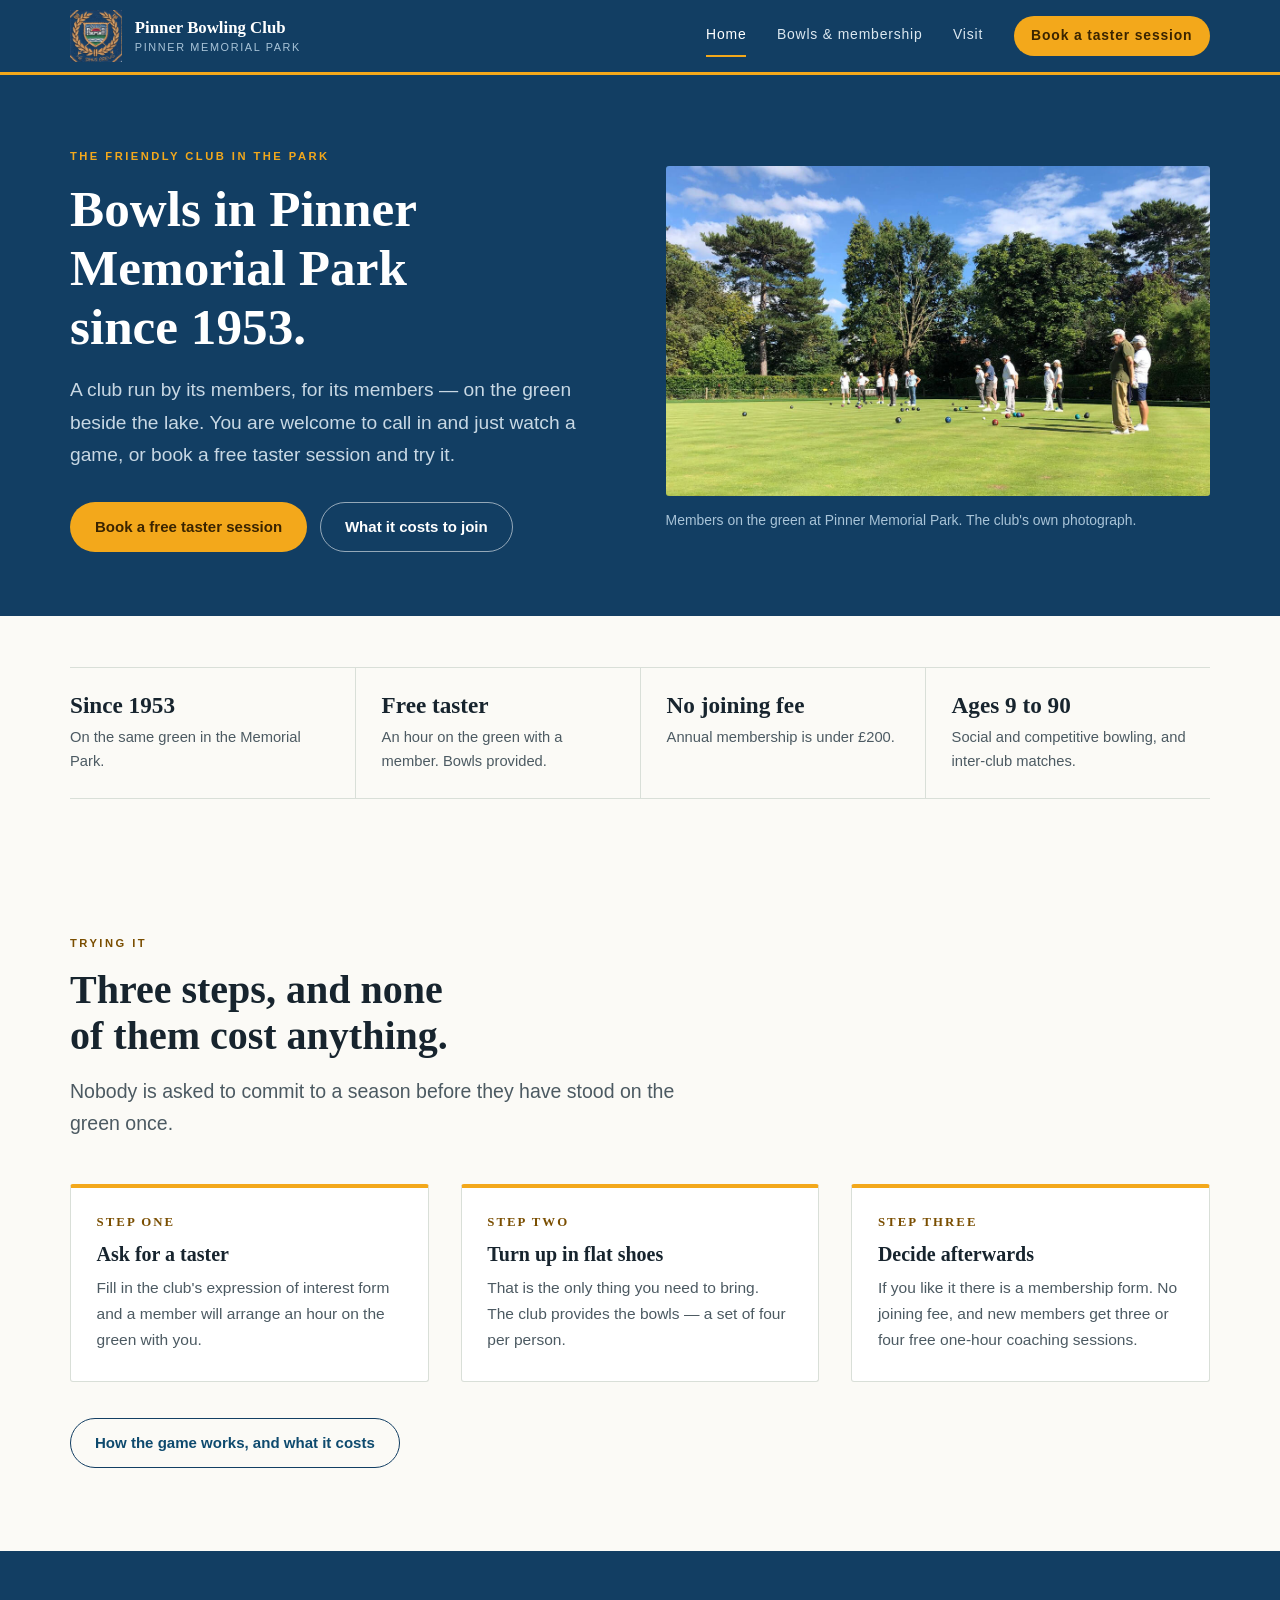
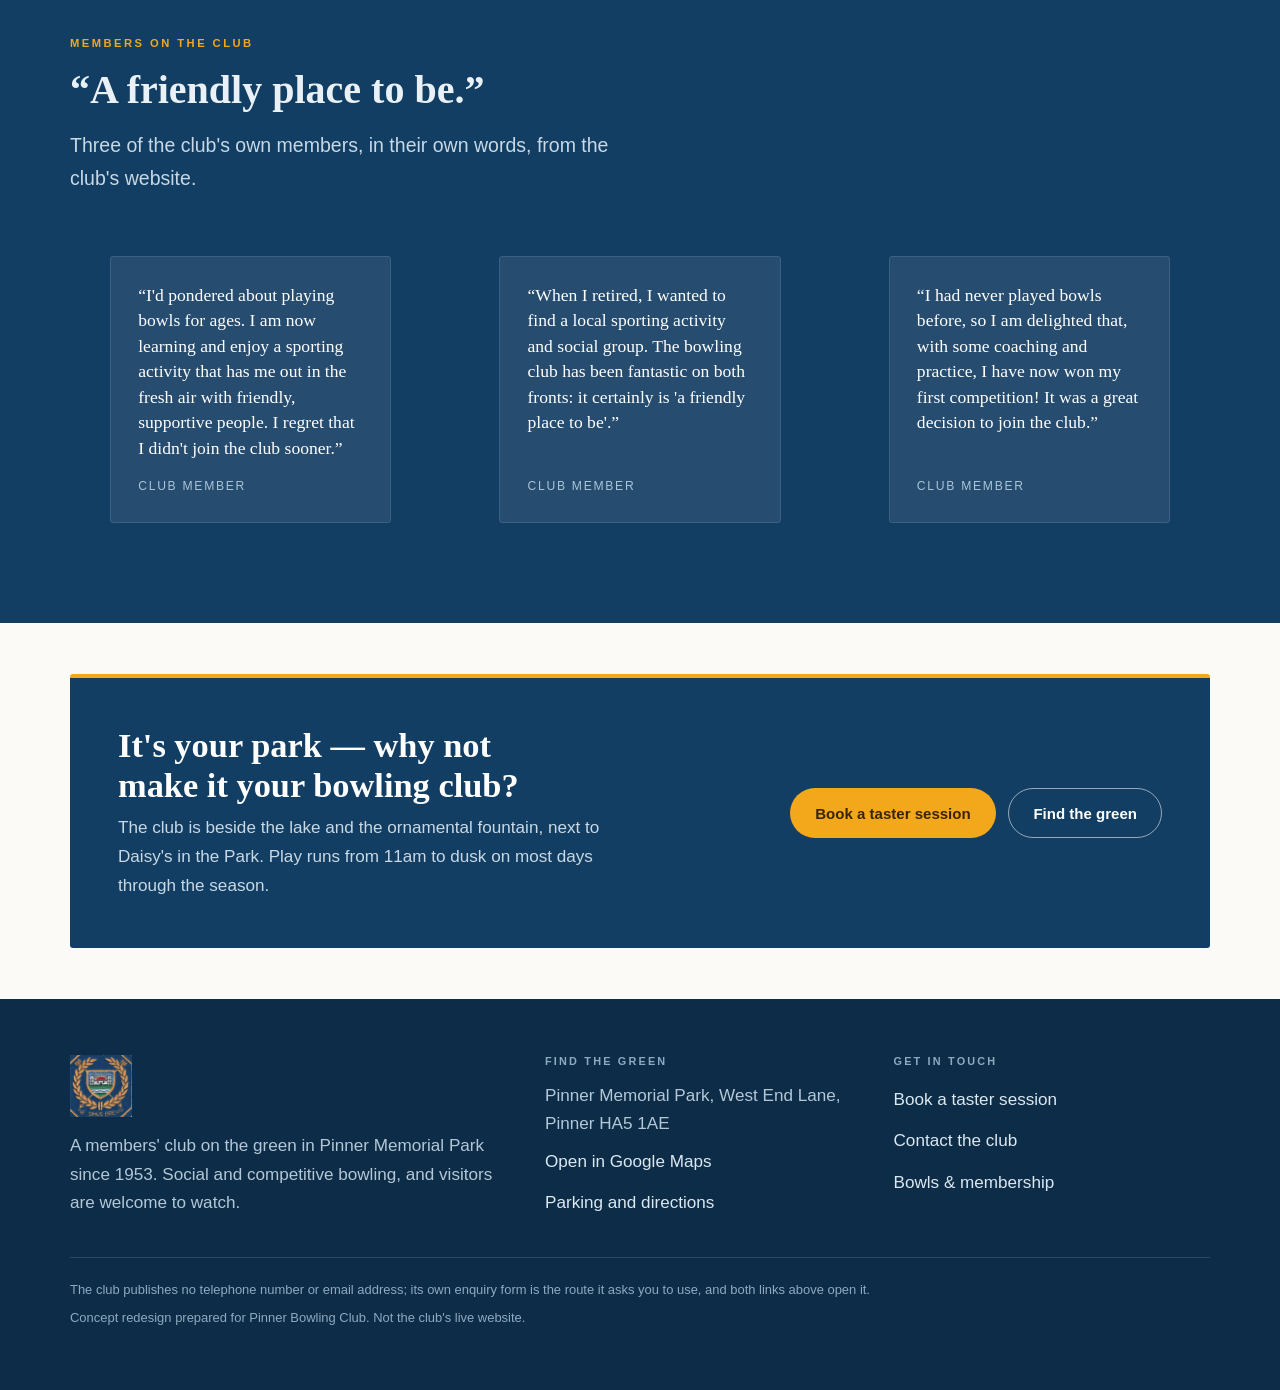
<file: index.html>
<!DOCTYPE html>
<html lang="en-GB">
<head>
<meta charset="utf-8">
<meta name="viewport" content="width=device-width, initial-scale=1">
<title>Pinner Bowling Club &mdash; the friendly club in the park</title>
<meta name="description" content="Pinner Bowling Club has been on the green in Pinner Memorial Park since 1953. Free taster session, bowls provided, no joining fee and annual membership under £200. Visitors welcome.">
<link rel="icon" href="assets/img/favicon.png" type="image/png">
<script>/* set before first paint so reveal targets start hidden only when JS can reveal them */
if ('IntersectionObserver' in window) document.documentElement.className = 'js';</script>
<link rel="stylesheet" href="assets/css/engine.css">
<link rel="stylesheet" href="assets/css/site.css">
</head>
<body>
<a class="skip-link" href="#main">Skip to content</a>

<div class="eng-progress" aria-hidden="true"><div class="eng-progress__fill"></div></div>

<header class="site-header">
  <div class="shell site-header__inner">
    <a class="brand-lockup" href="index.html" aria-label="Pinner Bowling Club — home">
      <img src="assets/img/logo.png" alt="Pinner Bowling Club badge" width="128" height="128">
      <span>Pinner Bowling Club<small>Pinner Memorial Park</small></span>
    </a>

    <button class="nav-toggle" type="button" data-nav-toggle aria-expanded="false" aria-controls="site-nav">
      <span class="nav-toggle__bars" aria-hidden="true"><span></span><span></span><span></span></span>
      Menu
    </button>

    <nav class="site-nav" id="site-nav" data-open="false" aria-label="Main">
      <ul>
        <li><a href="index.html" aria-current="page">Home</a></li>
        <li><a href="bowls.html">Bowls &amp; membership</a></li>
        <li><a href="visit.html">Visit</a></li>
        <li><a class="nav-cta" href="https://www.pinnerbowlingclub.co.uk/community/pinner-bowling-club-15231/test-content/" target="_blank" rel="noopener">Book a taster session</a></li>
      </ul>
    </nav>
  </div>
</header>

<main id="main">

  <section class="hero">
    <div class="shell hero__grid">
      <div data-reveal-hero>
        <p class="eyebrow">The friendly club in the park</p>
        <h1>Bowls in Pinner Memorial Park since 1953.</h1>
        <p class="hero__lede">
          A club run by its members, for its members &mdash; on the green beside the lake.
          You are welcome to call in and just watch a game, or book a free taster session
          and try it.
        </p>
        <div class="hero__actions">
          <a class="btn btn--primary" href="https://www.pinnerbowlingclub.co.uk/community/pinner-bowling-club-15231/test-content/" target="_blank" rel="noopener">Book a free taster session</a>
          <a class="btn btn--ghost" href="bowls.html">What it costs to join</a>
        </div>
      </div>

      <figure class="hero__figure" data-reveal-hero>
        <div class="frame">
          <img src="assets/img/green-play.jpg"
               alt="Club members playing bowls on the green at Pinner Bowling Club, with mature trees and a hedge behind them on a sunny day."
               width="1200" height="727" loading="eager" decoding="async">
        </div>
        <figcaption>Members on the green at Pinner Memorial Park. The club's own photograph.</figcaption>
      </figure>
    </div>
  </section>

  <section class="section section--tight">
    <div class="shell">
      <div class="facts">
        <div class="fact" data-reveal><b>Since 1953</b><span>On the same green in the Memorial Park.</span></div>
        <div class="fact" data-reveal="2"><b>Free taster</b><span>An hour on the green with a member. Bowls provided.</span></div>
        <div class="fact" data-reveal="3"><b>No joining fee</b><span>Annual membership is under &pound;200.</span></div>
        <div class="fact" data-reveal="4"><b>Ages 9 to 90</b><span>Social and competitive bowling, and inter-club matches.</span></div>
      </div>
    </div>
  </section>

  <section class="section">
    <div class="shell">
      <div class="section-head" data-reveal>
        <p class="eyebrow">Trying it</p>
        <h2>Three steps, and none of them cost anything.</h2>
        <p class="lede">
          Nobody is asked to commit to a season before they have stood on the green once.
        </p>
      </div>

      <div class="steps">
        <article class="step" data-reveal>
          <b>Step one</b>
          <h3>Ask for a taster</h3>
          <p>Fill in the club's expression of interest form and a member will arrange an hour on the green with you.</p>
        </article>
        <article class="step" data-reveal="2">
          <b>Step two</b>
          <h3>Turn up in flat shoes</h3>
          <p>That is the only thing you need to bring. The club provides the bowls &mdash; a set of four per person.</p>
        </article>
        <article class="step" data-reveal="3">
          <b>Step three</b>
          <h3>Decide afterwards</h3>
          <p>If you like it there is a membership form. No joining fee, and new members get three or four free one-hour coaching sessions.</p>
        </article>
      </div>

      <p style="margin-top:2.25rem" data-reveal="4">
        <a class="btn btn--outline" href="bowls.html">How the game works, and what it costs</a>
      </p>
    </div>
  </section>

  <section class="section section--navy">
    <div class="shell">
      <div class="section-head" data-reveal>
        <p class="eyebrow">Members on the club</p>
        <h2>&ldquo;A friendly place to be.&rdquo;</h2>
        <p class="lede">Three of the club's own members, in their own words, from the club's website.</p>
      </div>
      <div class="quotes">
        <figure class="quote" data-reveal>
          <blockquote>&ldquo;I'd pondered about playing bowls for ages. I am now learning and enjoy a sporting activity that has me out in the fresh air with friendly, supportive people. I regret that I didn't join the club sooner.&rdquo;</blockquote>
          <figcaption>Club member</figcaption>
        </figure>
        <figure class="quote" data-reveal="2">
          <blockquote>&ldquo;When I retired, I wanted to find a local sporting activity and social group. The bowling club has been fantastic on both fronts: it certainly is 'a friendly place to be'.&rdquo;</blockquote>
          <figcaption>Club member</figcaption>
        </figure>
        <figure class="quote" data-reveal="3">
          <blockquote>&ldquo;I had never played bowls before, so I am delighted that, with some coaching and practice, I have now won my first competition! It was a great decision to join the club.&rdquo;</blockquote>
          <figcaption>Club member</figcaption>
        </figure>
      </div>
    </div>
  </section>

  <section class="section section--tight">
    <div class="shell">
      <div class="cta-strip" data-reveal>
        <div>
          <h2>It's your park &mdash; why not make it your bowling club?</h2>
          <p>
            The club is beside the lake and the ornamental fountain, next to Daisy's in the
            Park. Play runs from 11am to dusk on most days through the season.
          </p>
        </div>
        <div class="cta-strip__actions">
          <a class="btn btn--primary" href="https://www.pinnerbowlingclub.co.uk/community/pinner-bowling-club-15231/test-content/" target="_blank" rel="noopener">Book a taster session</a>
          <a class="btn btn--ghost" href="visit.html">Find the green</a>
        </div>
      </div>
    </div>
  </section>
</main>

<footer class="site-footer">
  <div class="shell">
    <div class="site-footer__grid">
      <div>
        <img src="assets/img/logo.png" alt="Pinner Bowling Club badge" width="128" height="128">
        <p>A members' club on the green in Pinner Memorial Park since 1953. Social and
           competitive bowling, and visitors are welcome to watch.</p>
      </div>
      <div>
        <h2>Find the green</h2>
        <ul>
          <li>Pinner Memorial Park, West End Lane, Pinner HA5 1AE</li>
          <li><a href="https://maps.google.com/?q=Pinner+Bowling+Club+Pinner+Memorial+Park+HA5+1AE" target="_blank" rel="noopener">Open in Google Maps</a></li>
          <li><a href="visit.html">Parking and directions</a></li>
        </ul>
      </div>
      <div>
        <h2>Get in touch</h2>
        <ul>
          <li><a href="https://www.pinnerbowlingclub.co.uk/community/pinner-bowling-club-15231/test-content/" target="_blank" rel="noopener">Book a taster session</a></li>
          <li><a href="https://www.pinnerbowlingclub.co.uk/community/pinner-bowling-club-15231/contact/" target="_blank" rel="noopener">Contact the club</a></li>
          <li><a href="bowls.html">Bowls &amp; membership</a></li>
        </ul>
      </div>
    </div>
    <div class="fine">
      <p>The club publishes no telephone number or email address; its own enquiry form is the
         route it asks you to use, and both links above open it.</p>
      <p>Concept redesign prepared for Pinner Bowling Club. Not the club's live website.</p>
    </div>
  </div>
</footer>

<script src="assets/js/main.js" defer></script>
</body>
</html>
</file>
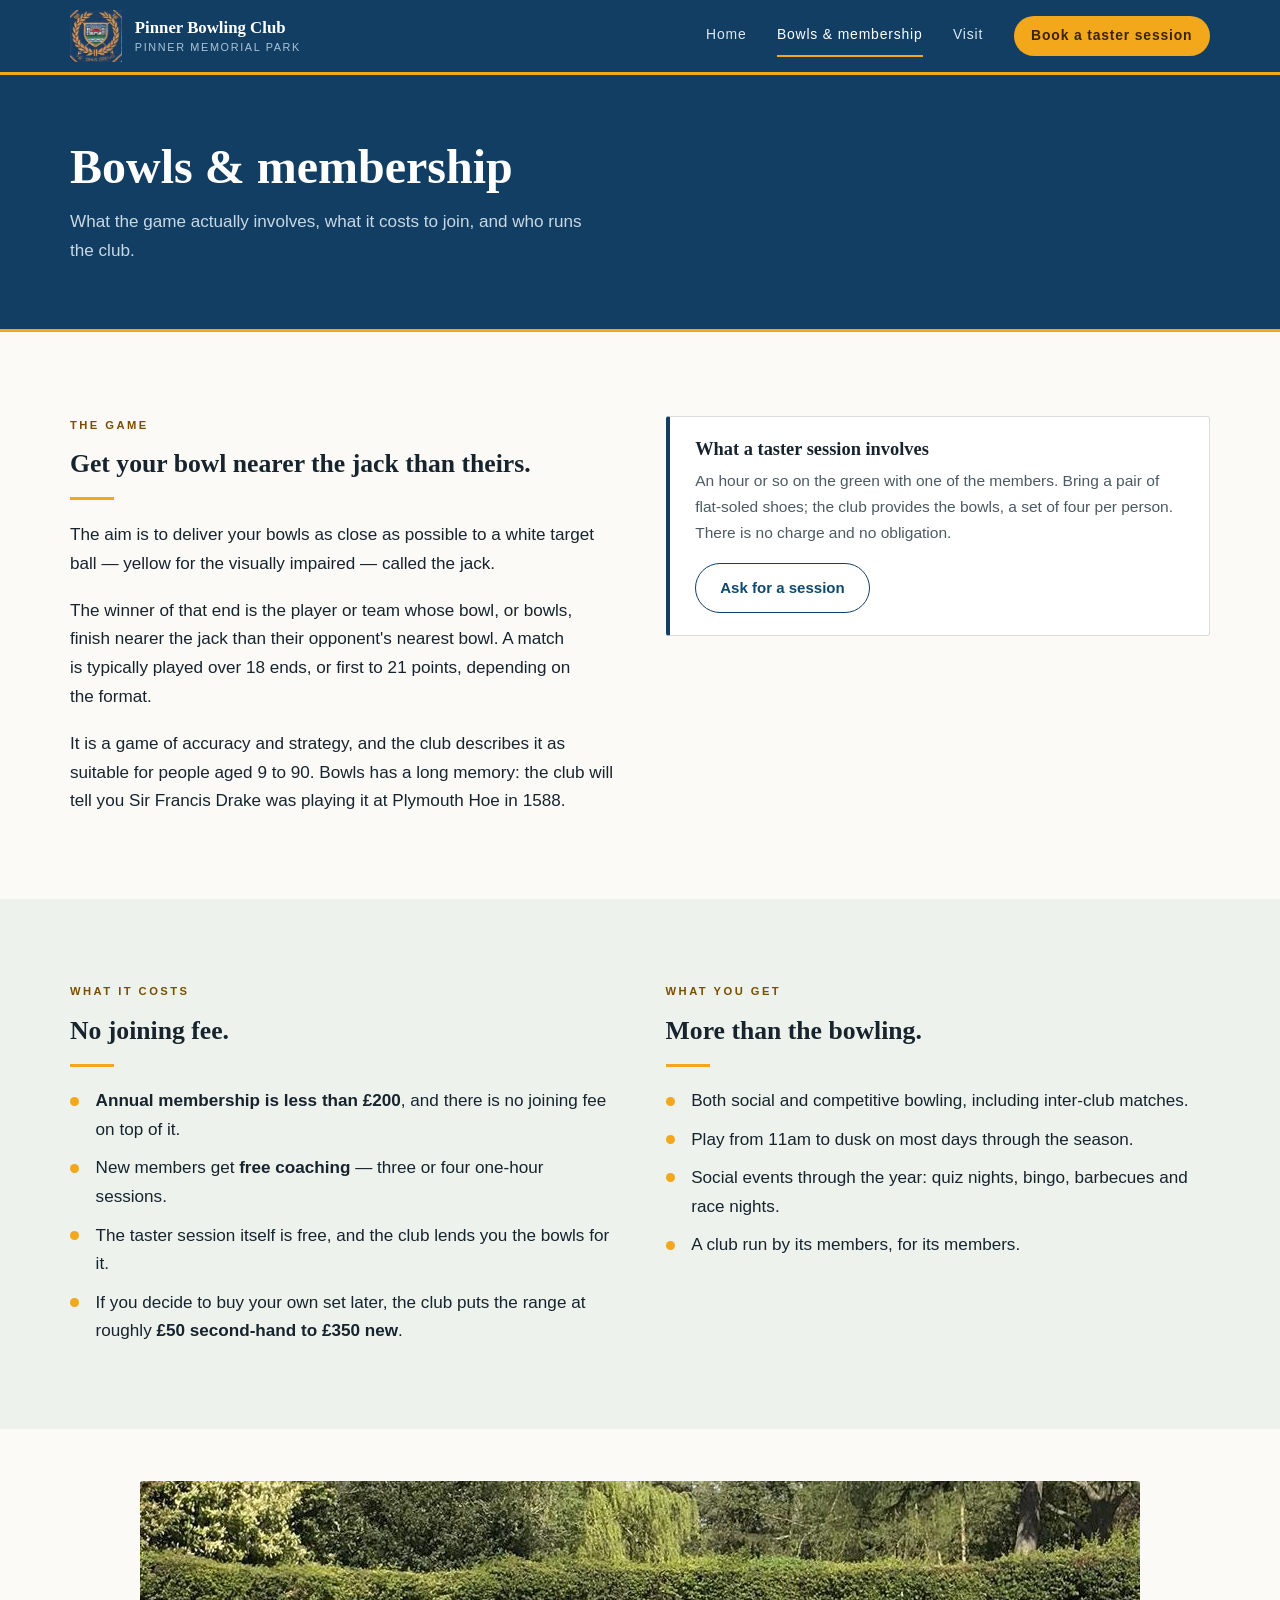
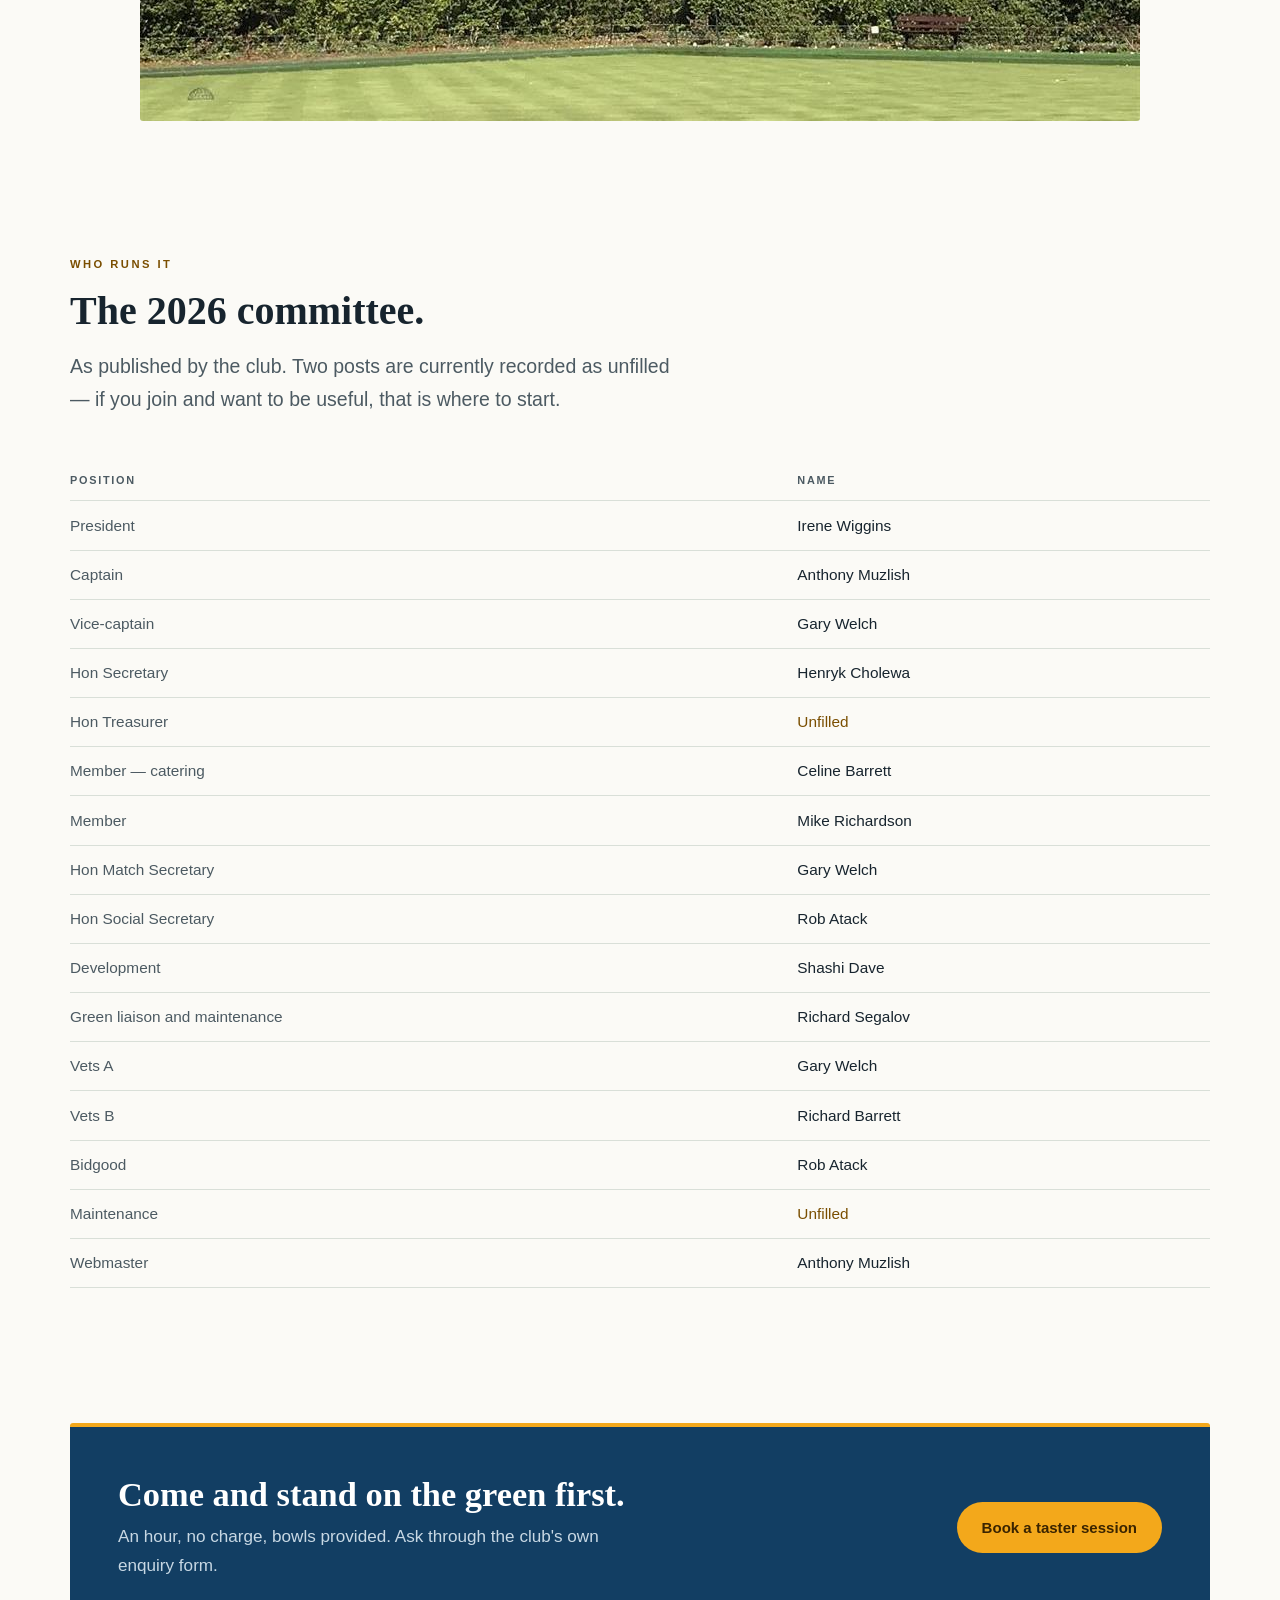
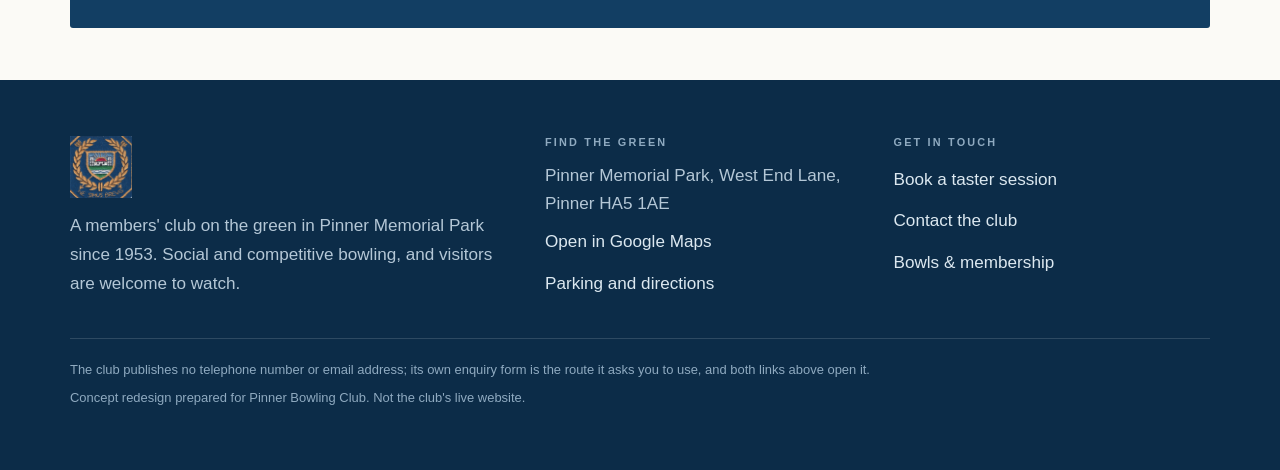
<file: bowls.html>
<!DOCTYPE html>
<html lang="en-GB">
<head>
<meta charset="utf-8">
<meta name="viewport" content="width=device-width, initial-scale=1">
<title>Bowls &amp; membership &mdash; Pinner Bowling Club</title>
<meta name="description" content="How bowls works, what a free taster session at Pinner Bowling Club involves, what membership costs, and the club's 2026 committee. No joining fee; free coaching for new members.">
<link rel="icon" href="assets/img/favicon.png" type="image/png">
<script>/* set before first paint so reveal targets start hidden only when JS can reveal them */
if ('IntersectionObserver' in window) document.documentElement.className = 'js';</script>
<link rel="stylesheet" href="assets/css/engine.css">
<link rel="stylesheet" href="assets/css/site.css">
</head>
<body>
<a class="skip-link" href="#main">Skip to content</a>

<div class="eng-progress" aria-hidden="true"><div class="eng-progress__fill"></div></div>

<header class="site-header">
  <div class="shell site-header__inner">
    <a class="brand-lockup" href="index.html" aria-label="Pinner Bowling Club — home">
      <img src="assets/img/logo.png" alt="Pinner Bowling Club badge" width="128" height="128">
      <span>Pinner Bowling Club<small>Pinner Memorial Park</small></span>
    </a>

    <button class="nav-toggle" type="button" data-nav-toggle aria-expanded="false" aria-controls="site-nav">
      <span class="nav-toggle__bars" aria-hidden="true"><span></span><span></span><span></span></span>
      Menu
    </button>

    <nav class="site-nav" id="site-nav" data-open="false" aria-label="Main">
      <ul>
        <li><a href="index.html">Home</a></li>
        <li><a href="bowls.html" aria-current="page">Bowls &amp; membership</a></li>
        <li><a href="visit.html">Visit</a></li>
        <li><a class="nav-cta" href="https://www.pinnerbowlingclub.co.uk/community/pinner-bowling-club-15231/test-content/" target="_blank" rel="noopener">Book a taster session</a></li>
      </ul>
    </nav>
  </div>
</header>

<main id="main">

  <section class="page-head">
    <div class="shell">
      <h1 data-reveal-hero>Bowls &amp; membership</h1>
      <p data-reveal-hero>
        What the game actually involves, what it costs to join, and who runs the club.
      </p>
    </div>
  </section>

  <section class="section">
    <div class="shell two-col">
      <div data-reveal>
        <p class="eyebrow">The game</p>
        <h2 style="font-size:clamp(1.6rem,1.35rem+1.5vw,2.3rem)">Get your bowl nearer the jack than theirs.</h2>
        <hr class="tick">
        <p style="margin-top:1.3rem">
          The aim is to deliver your bowls as close as possible to a white target ball &mdash;
          yellow for the visually impaired &mdash; called the jack.
        </p>
        <p>
          The winner of that end is the player or team whose bowl, or bowls, finish nearer the
          jack than their opponent's nearest bowl. A match is typically played over 18 ends,
          or first to 21 points, depending on the format.
        </p>
        <p>
          It is a game of accuracy and strategy, and the club describes it as suitable for
          people aged 9 to 90. Bowls has a long memory: the club will tell you Sir Francis
          Drake was playing it at Plymouth Hoe in 1588.
        </p>
      </div>
      <div data-reveal="2">
        <div class="callout">
          <h3>What a taster session involves</h3>
          <p>
            An hour or so on the green with one of the members. Bring a pair of flat-soled
            shoes; the club provides the bowls, a set of four per person. There is no charge
            and no obligation.
          </p>
          <p style="margin-top:1rem">
            <a class="btn btn--outline" href="https://www.pinnerbowlingclub.co.uk/community/pinner-bowling-club-15231/test-content/" target="_blank" rel="noopener">Ask for a session</a>
          </p>
        </div>
      </div>
    </div>
  </section>

  <section class="section section--surface">
    <div class="shell two-col">
      <div data-reveal>
        <p class="eyebrow">What it costs</p>
        <h2 style="font-size:clamp(1.6rem,1.35rem+1.5vw,2.3rem)">No joining fee.</h2>
        <hr class="tick">
        <ul class="ticks">
          <li><strong>Annual membership is less than &pound;200</strong>, and there is no joining fee on top of it.</li>
          <li>New members get <strong>free coaching</strong> &mdash; three or four one-hour sessions.</li>
          <li>The taster session itself is free, and the club lends you the bowls for it.</li>
          <li>If you decide to buy your own set later, the club puts the range at roughly <strong>&pound;50 second-hand to &pound;350 new</strong>.</li>
        </ul>
      </div>
      <div data-reveal="2">
        <p class="eyebrow">What you get</p>
        <h2 style="font-size:clamp(1.6rem,1.35rem+1.5vw,2.3rem)">More than the bowling.</h2>
        <hr class="tick">
        <ul class="ticks">
          <li>Both social and competitive bowling, including inter-club matches.</li>
          <li>Play from 11am to dusk on most days through the season.</li>
          <li>Social events through the year: quiz nights, bingo, barbecues and race nights.</li>
          <li>A club run by its members, for its members.</li>
        </ul>
      </div>
    </div>
  </section>

  <section class="section section--tight band">
    <div class="shell">
      <div class="frame" data-reveal>
        <img src="assets/img/green-hedge.jpg"
             alt="The bowling green at Pinner Bowling Club, closely mown, with a clipped hedge and a bench along the far edge."
             width="1000" height="240" loading="lazy" decoding="async">
      </div>
    </div>
  </section>

  <section class="section">
    <div class="shell">
      <div class="section-head" data-reveal>
        <p class="eyebrow">Who runs it</p>
        <h2>The 2026 committee.</h2>
        <p class="lede">
          As published by the club. Two posts are currently recorded as unfilled &mdash; if you
          join and want to be useful, that is where to start.
        </p>
      </div>
      <div data-reveal="2">
        <table class="roster">
          <thead>
            <tr><th scope="col">Position</th><th scope="col">Name</th></tr>
          </thead>
          <tbody>
            <tr><td class="post">President</td><td>Irene Wiggins</td></tr>
            <tr><td class="post">Captain</td><td>Anthony Muzlish</td></tr>
            <tr><td class="post">Vice-captain</td><td>Gary Welch</td></tr>
            <tr><td class="post">Hon Secretary</td><td>Henryk Cholewa</td></tr>
            <tr><td class="post">Hon Treasurer</td><td><em>Unfilled</em></td></tr>
            <tr><td class="post">Member &mdash; catering</td><td>Celine Barrett</td></tr>
            <tr><td class="post">Member</td><td>Mike Richardson</td></tr>
            <tr><td class="post">Hon Match Secretary</td><td>Gary Welch</td></tr>
            <tr><td class="post">Hon Social Secretary</td><td>Rob Atack</td></tr>
            <tr><td class="post">Development</td><td>Shashi Dave</td></tr>
            <tr><td class="post">Green liaison and maintenance</td><td>Richard Segalov</td></tr>
            <tr><td class="post">Vets A</td><td>Gary Welch</td></tr>
            <tr><td class="post">Vets B</td><td>Richard Barrett</td></tr>
            <tr><td class="post">Bidgood</td><td>Rob Atack</td></tr>
            <tr><td class="post">Maintenance</td><td><em>Unfilled</em></td></tr>
            <tr><td class="post">Webmaster</td><td>Anthony Muzlish</td></tr>
          </tbody>
        </table>
      </div>
    </div>
  </section>

  <section class="section section--tight">
    <div class="shell">
      <div class="cta-strip" data-reveal>
        <div>
          <h2>Come and stand on the green first.</h2>
          <p>An hour, no charge, bowls provided. Ask through the club's own enquiry form.</p>
        </div>
        <div class="cta-strip__actions">
          <a class="btn btn--primary" href="https://www.pinnerbowlingclub.co.uk/community/pinner-bowling-club-15231/test-content/" target="_blank" rel="noopener">Book a taster session</a>
        </div>
      </div>
    </div>
  </section>
</main>

<footer class="site-footer">
  <div class="shell">
    <div class="site-footer__grid">
      <div>
        <img src="assets/img/logo.png" alt="Pinner Bowling Club badge" width="128" height="128">
        <p>A members' club on the green in Pinner Memorial Park since 1953. Social and
           competitive bowling, and visitors are welcome to watch.</p>
      </div>
      <div>
        <h2>Find the green</h2>
        <ul>
          <li>Pinner Memorial Park, West End Lane, Pinner HA5 1AE</li>
          <li><a href="https://maps.google.com/?q=Pinner+Bowling+Club+Pinner+Memorial+Park+HA5+1AE" target="_blank" rel="noopener">Open in Google Maps</a></li>
          <li><a href="visit.html">Parking and directions</a></li>
        </ul>
      </div>
      <div>
        <h2>Get in touch</h2>
        <ul>
          <li><a href="https://www.pinnerbowlingclub.co.uk/community/pinner-bowling-club-15231/test-content/" target="_blank" rel="noopener">Book a taster session</a></li>
          <li><a href="https://www.pinnerbowlingclub.co.uk/community/pinner-bowling-club-15231/contact/" target="_blank" rel="noopener">Contact the club</a></li>
          <li><a href="bowls.html">Bowls &amp; membership</a></li>
        </ul>
      </div>
    </div>
    <div class="fine">
      <p>The club publishes no telephone number or email address; its own enquiry form is the
         route it asks you to use, and both links above open it.</p>
      <p>Concept redesign prepared for Pinner Bowling Club. Not the club's live website.</p>
    </div>
  </div>
</footer>

<script src="assets/js/main.js" defer></script>
</body>
</html>
</file>
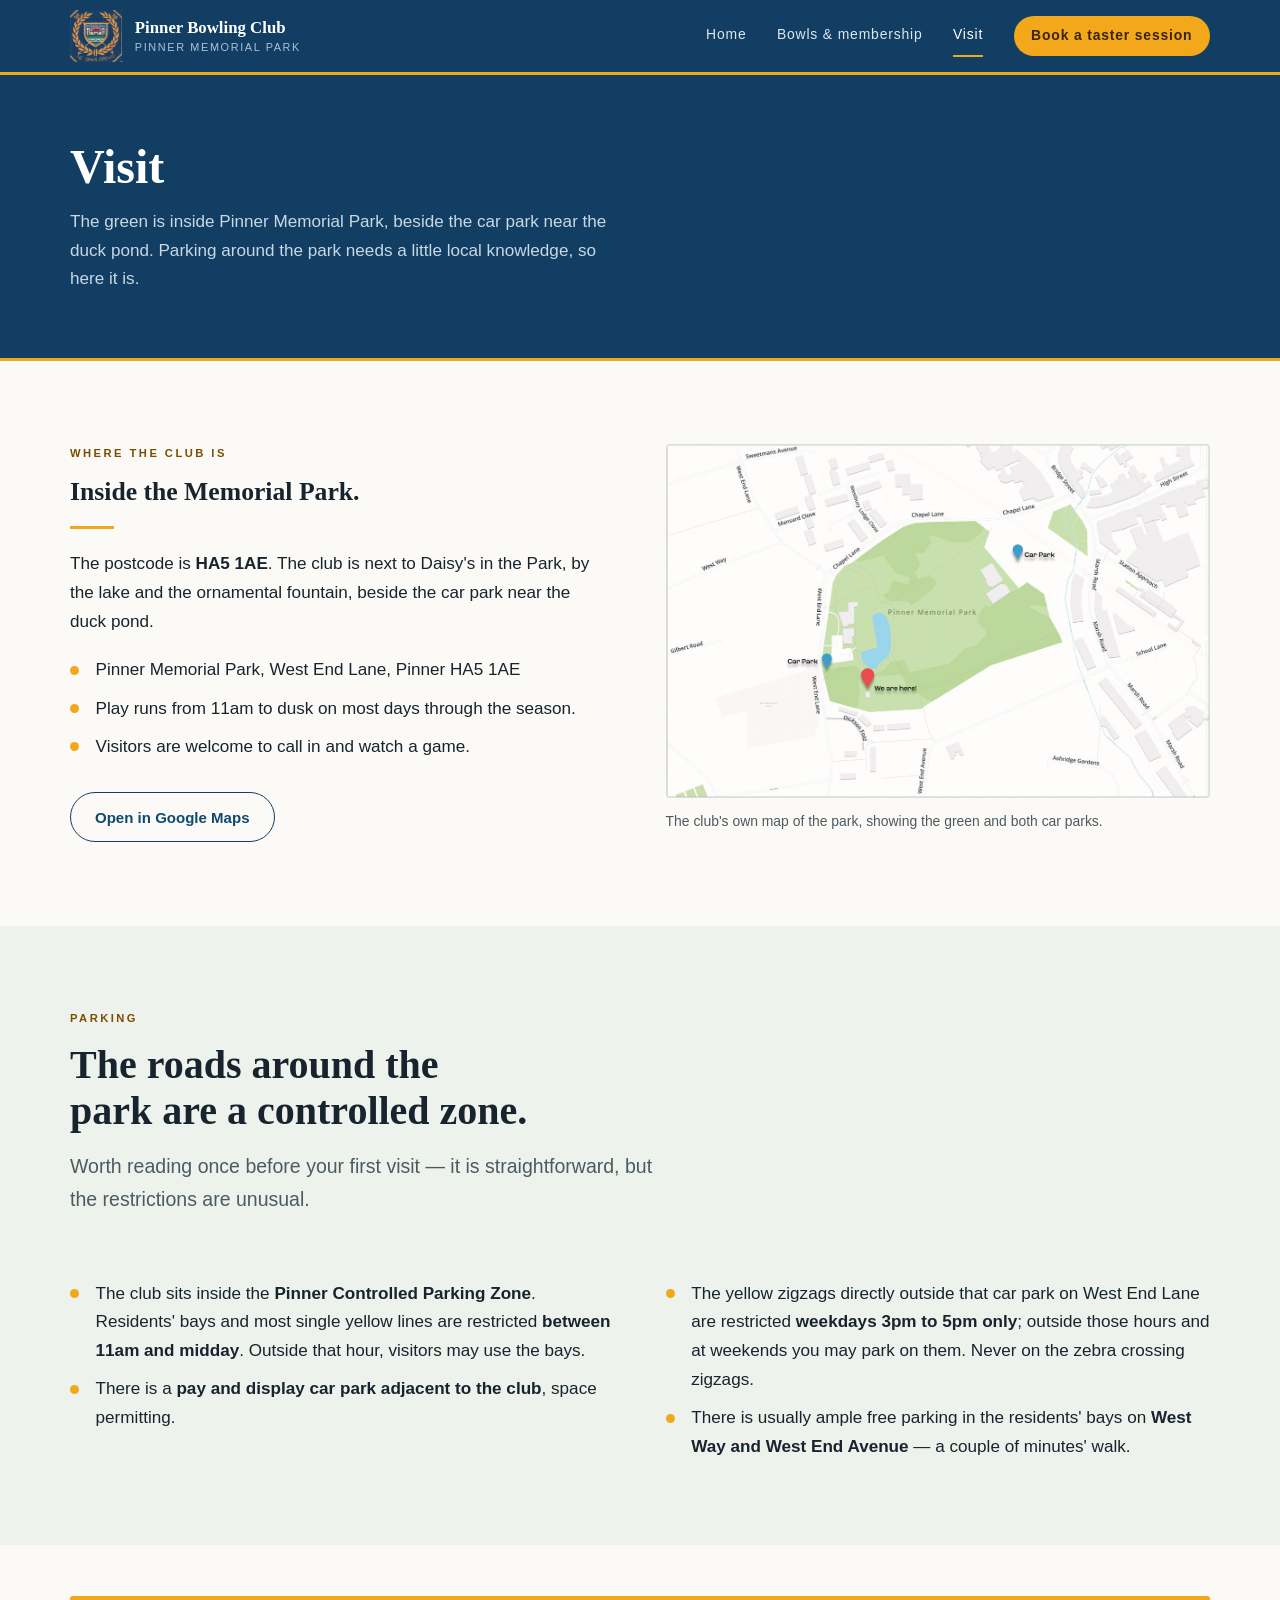
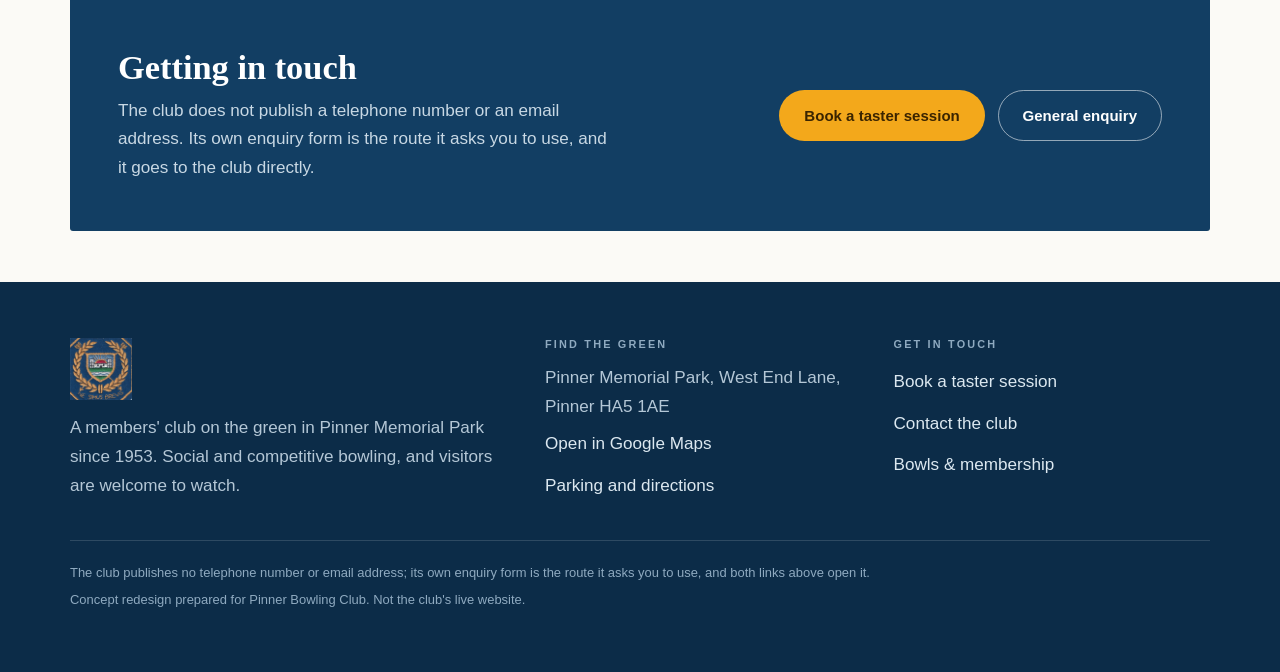
<file: visit.html>
<!DOCTYPE html>
<html lang="en-GB">
<head>
<meta charset="utf-8">
<meta name="viewport" content="width=device-width, initial-scale=1">
<title>Visit &mdash; finding the green and parking | Pinner Bowling Club</title>
<meta name="description" content="Pinner Bowling Club is in Pinner Memorial Park, West End Lane, HA5 1AE, beside the lake. Directions, the club's own park map, and how the Pinner controlled parking zone works.">
<link rel="icon" href="assets/img/favicon.png" type="image/png">
<script>/* set before first paint so reveal targets start hidden only when JS can reveal them */
if ('IntersectionObserver' in window) document.documentElement.className = 'js';</script>
<link rel="stylesheet" href="assets/css/engine.css">
<link rel="stylesheet" href="assets/css/site.css">
</head>
<body>
<a class="skip-link" href="#main">Skip to content</a>

<div class="eng-progress" aria-hidden="true"><div class="eng-progress__fill"></div></div>

<header class="site-header">
  <div class="shell site-header__inner">
    <a class="brand-lockup" href="index.html" aria-label="Pinner Bowling Club — home">
      <img src="assets/img/logo.png" alt="Pinner Bowling Club badge" width="128" height="128">
      <span>Pinner Bowling Club<small>Pinner Memorial Park</small></span>
    </a>

    <button class="nav-toggle" type="button" data-nav-toggle aria-expanded="false" aria-controls="site-nav">
      <span class="nav-toggle__bars" aria-hidden="true"><span></span><span></span><span></span></span>
      Menu
    </button>

    <nav class="site-nav" id="site-nav" data-open="false" aria-label="Main">
      <ul>
        <li><a href="index.html">Home</a></li>
        <li><a href="bowls.html">Bowls &amp; membership</a></li>
        <li><a href="visit.html" aria-current="page">Visit</a></li>
        <li><a class="nav-cta" href="https://www.pinnerbowlingclub.co.uk/community/pinner-bowling-club-15231/test-content/" target="_blank" rel="noopener">Book a taster session</a></li>
      </ul>
    </nav>
  </div>
</header>

<main id="main">

  <section class="page-head">
    <div class="shell">
      <h1 data-reveal-hero>Visit</h1>
      <p data-reveal-hero>
        The green is inside Pinner Memorial Park, beside the car park near the duck pond.
        Parking around the park needs a little local knowledge, so here it is.
      </p>
    </div>
  </section>

  <section class="section">
    <div class="shell two-col">
      <div data-reveal>
        <p class="eyebrow">Where the club is</p>
        <h2 style="font-size:clamp(1.6rem,1.35rem+1.5vw,2.3rem)">Inside the Memorial Park.</h2>
        <hr class="tick">
        <p style="margin-top:1.3rem">
          The postcode is <strong>HA5 1AE</strong>. The club is next to Daisy's in the Park,
          by the lake and the ornamental fountain, beside the car park near the duck pond.
        </p>
        <ul class="ticks">
          <li>Pinner Memorial Park, West End Lane, Pinner HA5 1AE</li>
          <li>Play runs from 11am to dusk on most days through the season.</li>
          <li>Visitors are welcome to call in and watch a game.</li>
        </ul>
        <p style="margin-top:1.9rem">
          <a class="btn btn--outline" href="https://maps.google.com/?q=Pinner+Bowling+Club+Pinner+Memorial+Park+HA5+1AE" target="_blank" rel="noopener">Open in Google Maps</a>
        </p>
      </div>

      <figure class="map-figure" style="margin:0" data-reveal="2">
        <div class="frame">
          <img src="assets/img/park-map.jpg"
               alt="The club's own map of Pinner Memorial Park, marking the bowling club with a red pin reading &quot;We are here!&quot; and both car parks, off West End Lane."
               width="1200" height="779" loading="lazy" decoding="async">
        </div>
        <figcaption>The club's own map of the park, showing the green and both car parks.</figcaption>
      </figure>
    </div>
  </section>

  <section class="section section--surface">
    <div class="shell">
      <div class="section-head" data-reveal>
        <p class="eyebrow">Parking</p>
        <h2>The roads around the park are a controlled zone.</h2>
        <p class="lede">
          Worth reading once before your first visit &mdash; it is straightforward, but the
          restrictions are unusual.
        </p>
      </div>
      <div class="two-col">
        <div data-reveal>
          <ul class="ticks">
            <li>The club sits inside the <strong>Pinner Controlled Parking Zone</strong>. Residents' bays and most single yellow lines are restricted <strong>between 11am and midday</strong>. Outside that hour, visitors may use the bays.</li>
            <li>There is a <strong>pay and display car park adjacent to the club</strong>, space permitting.</li>
          </ul>
        </div>
        <div data-reveal="2">
          <ul class="ticks">
            <li>The yellow zigzags directly outside that car park on West End Lane are restricted <strong>weekdays 3pm to 5pm only</strong>; outside those hours and at weekends you may park on them. Never on the zebra crossing zigzags.</li>
            <li>There is usually ample free parking in the residents' bays on <strong>West Way and West End Avenue</strong> &mdash; a couple of minutes' walk.</li>
          </ul>
        </div>
      </div>
    </div>
  </section>

  <section class="section section--tight">
    <div class="shell">
      <div class="cta-strip" data-reveal>
        <div>
          <h2>Getting in touch</h2>
          <p>
            The club does not publish a telephone number or an email address. Its own enquiry
            form is the route it asks you to use, and it goes to the club directly.
          </p>
        </div>
        <div class="cta-strip__actions">
          <a class="btn btn--primary" href="https://www.pinnerbowlingclub.co.uk/community/pinner-bowling-club-15231/test-content/" target="_blank" rel="noopener">Book a taster session</a>
          <a class="btn btn--ghost" href="https://www.pinnerbowlingclub.co.uk/community/pinner-bowling-club-15231/contact/" target="_blank" rel="noopener">General enquiry</a>
        </div>
      </div>
    </div>
  </section>
</main>

<footer class="site-footer">
  <div class="shell">
    <div class="site-footer__grid">
      <div>
        <img src="assets/img/logo.png" alt="Pinner Bowling Club badge" width="128" height="128">
        <p>A members' club on the green in Pinner Memorial Park since 1953. Social and
           competitive bowling, and visitors are welcome to watch.</p>
      </div>
      <div>
        <h2>Find the green</h2>
        <ul>
          <li>Pinner Memorial Park, West End Lane, Pinner HA5 1AE</li>
          <li><a href="https://maps.google.com/?q=Pinner+Bowling+Club+Pinner+Memorial+Park+HA5+1AE" target="_blank" rel="noopener">Open in Google Maps</a></li>
          <li><a href="visit.html">Parking and directions</a></li>
        </ul>
      </div>
      <div>
        <h2>Get in touch</h2>
        <ul>
          <li><a href="https://www.pinnerbowlingclub.co.uk/community/pinner-bowling-club-15231/test-content/" target="_blank" rel="noopener">Book a taster session</a></li>
          <li><a href="https://www.pinnerbowlingclub.co.uk/community/pinner-bowling-club-15231/contact/" target="_blank" rel="noopener">Contact the club</a></li>
          <li><a href="bowls.html">Bowls &amp; membership</a></li>
        </ul>
      </div>
    </div>
    <div class="fine">
      <p>The club publishes no telephone number or email address; its own enquiry form is the
         route it asks you to use, and both links above open it.</p>
      <p>Concept redesign prepared for Pinner Bowling Club. Not the club's live website.</p>
    </div>
  </div>
</footer>

<script src="assets/js/main.js" defer></script>
</body>
</html>
</file>
<file: assets/css/engine.css>
/* ==========================================================================
   VDV ENGINE — v0.1.0
   Shared motion and surface layer for every build in this workspace.
   Plain CSS. No build step, no dependency, no runtime.

   Targets: Chrome and Safari. Firefox is not a target.
   Everything here has been measured in Chrome 150 and Safari 26.5.2 — see
   Experiment motionsites/research/ for the evidence behind each rule.

   THE ONE PERFORMANCE RULE, measured at 4x CPU throttle:
     A STATIC SVG filter rasterises once and is essentially free.
     A SMIL-ANIMATED filter re-rasterises every frame, FOREVER — three test
     pieces sat at 21fps while completely stationary because of it.
   So: use filters freely, animate them almost never.
   ========================================================================== */

@layer engine.reset, engine.tokens, engine.motion, engine.surface, engine.guards;

/* ==========================================================================
   TOKENS — the contract each site fills in.
   A site overrides these and inherits everything below.
   ========================================================================== */

@layer engine.tokens {
  :root {
    /* --- the two a site MUST set ------------------------------------------ */
    --brand: #0A5FE0;          /* the one accent */
    --ink: #14171A;            /* body text */

    /* --- derived, so contrast stays predictable across 200 sites ---------- */
    --paper: #FAF9F7;
    --surface: color-mix(in oklab, var(--paper) 96%, var(--ink));
    --rule: color-mix(in oklab, var(--paper) 82%, var(--ink));
    --muted: color-mix(in oklab, var(--ink) 62%, var(--paper));

    /* Contrast flip: light text on dark brands, ink on light ones. The clamp
       turns lightness into a 0/1 switch, so this needs no per-site thought. */
    --on-brand: oklch(from var(--brand)
                      clamp(0, (0.62 - l) * 100, 1) 0 h);

    /* --- motion ----------------------------------------------------------- */
    --dur-fast: 180ms;
    --dur: 320ms;
    --dur-slow: 620ms;
    --ease-out: cubic-bezier(0.22, 1, 0.36, 1);

    /* Spring easings, generated from the damped-harmonic-oscillator solution
       and sampled into linear(). Ours — no library, no licence, no runtime.
       Regenerate with .pipeline/engine/springs.py if you want other curves. */
    --ease-snap: linear(0, 0.03, 0.1069, 0.2131, 0.3344, 0.4596, 0.5805, 0.6914,
                 0.7888, 0.8709, 0.9374, 0.9888, 1.0264, 1.052, 1.0674, 1.0747,
                 1.0757, 1.0721, 1.0654, 1.0568, 1.0475, 1.0381, 1.0293, 1.0214,
                 1.0146, 1.009, 1.0045, 1.0009, 0.9982, 0.9963, 0.995, 0.9942,
                 0.9939, 0.9939, 0.9942, 0.9947, 0.9953, 0.9959, 0.9966, 0.9972,
                 0.9978, 0.9983, 1);
    --ease-settle: linear(0, 0.0219, 0.0781, 0.1569, 0.2485, 0.3455, 0.4425,
                   0.5354, 0.6216, 0.6992, 0.7676, 0.8264, 0.876, 0.9168, 0.9496,
                   0.9753, 0.9948, 1.0091, 1.019, 1.0253, 1.0287, 1.0299, 1.0294,
                   1.0277, 1.0253, 1.0224, 1.0194, 1.0164, 1.0136, 1.011, 1.0087,
                   1.0067, 1.005, 1.0035, 1.0023, 1.0013, 1.0005, 0.9999, 0.9994,
                   0.9991, 0.9989, 0.9988, 1);
    --ease-gentle: linear(0, 0.017, 0.061, 0.123, 0.1959, 0.2743, 0.3542, 0.4325,
                   0.5072, 0.5769, 0.6407, 0.6982, 0.7494, 0.7942, 0.8332, 0.8666,
                   0.895, 0.9188, 0.9387, 0.955, 0.9683, 0.9789, 0.9873, 0.9938,
                   0.9987, 1.0023, 1.0049, 1.0066, 1.0077, 1.0082, 1.0083, 1.0081,
                   1.0077, 1.0071, 1.0064, 1.0057, 1.005, 1.0043, 1.0036, 1.003,
                   1.0024, 1.0019, 1);
  }
}

/* ==========================================================================
   MOTION — reuses the data-reveal hook all 204 sites already have,
   so adopting this deletes JS with zero markup changes.
   ========================================================================== */

@layer engine.motion {

  /* Finished state is the DEFAULT. A browser without scroll timelines gets the
     final layout, never a blank box. Motion is layered on below. */
  [data-reveal] { opacity: 1; }

  @supports (animation-timeline: view()) {
    [data-reveal] {
      animation: eng-reveal linear both;
      animation-timeline: view();
      animation-range: entry 10% cover 26%;
    }
    @keyframes eng-reveal {
      from { opacity: 0; translate: 0 22px; }
      to   { opacity: 1; translate: 0 0; }
    }
    /* Stagger by shifting the RANGE, not by adding delays — a delay on a
       progress timeline does nothing useful. */
    [data-reveal="2"] { animation-range: entry 14% cover 30%; }
    [data-reveal="3"] { animation-range: entry 18% cover 34%; }
    [data-reveal="4"] { animation-range: entry 22% cover 38%; }

    /* ABOVE THE FOLD: view() is wrong here. Its range starts when the element
       ENTERS the viewport, so something already on screen begins ~75% through
       its range and looks frozen. Use scroll() with an absolute range. */
    [data-reveal-hero] {
      animation: eng-reveal linear both;
      animation-timeline: scroll(root block);
      animation-range: 0 40vh;
    }
  }

  /* Scroll progress bar — replaces the last scroll listener. */
  .eng-progress { position: fixed; inset-block-start: 0; inset-inline: 0;
                  height: 3px; z-index: 90; }
  .eng-progress__fill { height: 100%; background: var(--brand);
                        transform-origin: left; scale: 0 1; }
  @supports (animation-timeline: scroll()) {
    .eng-progress__fill {
      animation: eng-grow linear both;
      animation-timeline: scroll(root block);
    }
    @keyframes eng-grow { to { scale: 1 1; } }
  }
  /* Hide it entirely where unsupported rather than showing an empty track. */
  @supports not (animation-timeline: scroll()) { .eng-progress { display: none; } }

  /* STRUCTURAL PATTERN — full-bleed backdrop that content scrolls over.
     A sticky viewport-height backdrop, then the content pulled back up over it
     with a negative margin. Cheaper and better-behaved than position:fixed,
     and it composites on the GPU. Put a <video muted loop playsinline> or an
     image inside .eng-backdrop__media. */
  .eng-backdrop { position: relative; z-index: 0; }
  .eng-backdrop__pin { position: sticky; top: 0; height: 100svh;
                       overflow: clip; }   /* clip, NOT hidden — see guards */
  .eng-backdrop__media { width: 100%; height: 100%; object-fit: cover;
                         display: block; }
  .eng-backdrop__fade { position: absolute; inset-inline: 0; inset-block-end: 0;
                        height: 45%; pointer-events: none;
                        background: linear-gradient(to bottom, transparent, var(--backdrop-out, #000)); }
  .eng-backdrop__over { position: relative; z-index: 1; margin-block-start: -100svh; }
}

/* ==========================================================================
   SURFACE — treatments that make flat CSS read as material.
   All static. Nothing here animates a filter.
   ========================================================================== */

@layer engine.surface {

  /* GLASS. Three things stacked, which is what separates this from a plain
     translucent panel:
       1. the blur, plus a saturation/brightness lift so it reads as glass
          rather than as frosted plastic;
       2. a GRADIENT BORDER — a padding-box/border-box mask difference, so the
          edge is bright where light would catch it and dim where it wouldn't.
          `mask-composite: exclude` is what carves the ring;
       3. a faint radial sheen for the specular fall.
     Recreated here from the mechanism, with our own values. */
  .eng-glass {
    position: relative;
    overflow: hidden;
    border-radius: var(--glass-radius, 16px);
    background: linear-gradient(160deg,
                  rgb(255 255 255 / 0.06) 0%,
                  rgb(255 255 255 / 0.02) 45%,
                  rgb(255 255 255 / 0.01) 100%);
    backdrop-filter: blur(16px) saturate(1.5) brightness(1.06);
    -webkit-backdrop-filter: blur(16px) saturate(1.5) brightness(1.06);
    box-shadow: inset 0 0 14px rgb(255 255 255 / 0.12);
    border: none;
  }
  .eng-glass::before {          /* the lit edge */
    content: ""; position: absolute; inset: 0; pointer-events: none;
    border-radius: inherit; padding: 1.5px;
    background: linear-gradient(180deg,
                  rgb(255 255 255 / 0.34) 0%,
                  rgb(255 255 255 / 0.10) 18%,
                  rgb(255 255 255 / 0.03) 45%,
                  rgb(255 255 255 / 0.03) 58%,
                  rgb(255 255 255 / 0.12) 86%,
                  rgb(255 255 255 / 0.28) 100%);
    -webkit-mask: linear-gradient(#fff 0 0) content-box, linear-gradient(#fff 0 0);
            mask: linear-gradient(#fff 0 0) content-box, linear-gradient(#fff 0 0);
    -webkit-mask-composite: xor;
            mask-composite: exclude;
  }
  .eng-glass::after {           /* the sheen */
    content: ""; position: absolute; inset: 0; pointer-events: none;
    border-radius: inherit;
    background:
      radial-gradient(ellipse at 50% 0%, rgb(255 255 255 / 0.05) 0%, transparent 55%),
      radial-gradient(ellipse at center, transparent 55%, rgb(255 255 255 / 0.02) 100%);
  }

  /* LIT MATERIAL. A static heightmap shaded by the renderer's own lighting —
     the fastest thing we measured (143fps median, zero janky frames) and the
     best-looking. Set --eng-height to a greyscale heightmap.

     CRITICAL: lighting filters read the ALPHA channel as the height field, not
     luminance. A greyscale PNG is fully opaque, so feeding it in directly gives
     a perfectly flat surface with a bare hotspot. The feColorMatrix in
     engine-filters.svg moves luminance into alpha. Do not remove it. */
  .eng-material { filter: url(#eng-lit); background: #000; }

  /* Typography defaults that separate "set" from "defaulted". */
  .eng-type h1, .eng-type h2, .eng-type h3 { text-wrap: balance; }
  .eng-type p, .eng-type li { text-wrap: pretty; }
  .eng-type :is(td, th).num { font-variant-numeric: tabular-nums; }
}

/* ==========================================================================
   GUARDS — invariants only, never a look.

   IMPORTANT, and counter-intuitive: being the LAST layer does not make these
   win against a site's CSS. Unlayered styles outrank every layered style, and
   site stylesheets are unlayered. So a guard that MUST hold — the reduced-motion
   block — carries `!important`. The rest are strong defaults the site is free to
   override, which is the behaviour we want.
   ========================================================================== */

@layer engine.guards {

  /* Reduced motion, done correctly. The three usual lines DO NOT stop a
     scroll-driven animation: animation-duration is ignored on a progress-based
     timeline. Measured — a test element kept running 0 -> 0.54 while scrolling.
     Killing the timeline is what actually honours the setting. */
  @media (prefers-reduced-motion: reduce) {
    html { scroll-behavior: auto; }
    *, *::before, *::after {
      animation-duration: 0.001ms !important;
      animation-iteration-count: 1 !important;
      transition-duration: 0.001ms !important;
      animation-timeline: none !important;
    }
    ::view-transition-group(*),
    ::view-transition-old(*),
    ::view-transition-new(*) { animation: none !important; }
    /* SMIL ignores the setting entirely, so any moving filter must be dropped. */
    .eng-material { filter: none !important; }
  }

  /* Text escaping its box is the most common review failure in this workspace.
     `min-width: auto` on a flex/grid child is what allows it.

     Applied to EVERY element on purpose. For a block child `min-width: 0` is
     already the default, so this is a no-op there and only changes flex/grid
     items — which is exactly the intent. `:where()` contributes zero
     specificity, so any site rule that genuinely wants a minimum still wins.

     Earlier versions scoped this to `.eng-grid`/`.eng-card`, which no site in
     the fleet uses — so the guard would never have fired. Guards have to match
     the markup that actually exists. */
  :where(body *) { min-width: 0; box-sizing: border-box; }

  /* And the text itself. Long unbroken strings — a full email address, a URL —
     are what actually overflow. Targeted at elements that hold them rather
     than everything, so ordinary prose keeps normal breaking. */
  :where(p, li, dd, dt, td, th, address, blockquote, figcaption,
         h1, h2, h3, h4, h5, h6) { overflow-wrap: anywhere; }

  /* overflow:hidden makes an element a SCROLL CONTAINER, which silently freezes
     any scroll-driven animation inside it at one frame. Nothing errors; it just
     sits still. Prefer clip. This catches the common accidental case. */
  :where(.eng-backdrop__pin, .eng-clip) { overflow: clip; }

  /* Keyboard focus must always be visible. */
  :where(a, button, summary, [tabindex]):focus-visible {
    outline: 2px solid var(--brand);
    outline-offset: 3px;
  }

  /* Anchors must clear a sticky header. */
  :where([id]) { scroll-margin-top: var(--eng-header-h, 5rem); }
}
</file>
<file: assets/css/site.css>
/* ==========================================================================
   Pinner Bowling Club — Pinner Memorial Park
   Loaded AFTER engine.css so these unlayered rules win throughout.
   Navy #123E63 and amber #F3A81B are both sampled from the club's own logo
   and their own "Welcoming new members" banner.
   ========================================================================== */

:root {
  --navy: #123E63;
  --navy-deep: #0C2C48;
  --amber: #F3A81B;
  --amber-ink: #7A4E00;      /* amber is 2.3:1 on paper — this is the text-safe version */
  --green: #2F6B3A;
  --ink: #17242E;
  --paper: #FBFAF6;
  --surface: #EEF2EC;
  --rule: #D9DFD8;
  --muted: #4C5A62;

  --shell: 1140px;
  --gutter: clamp(1.15rem, 4vw, 2.75rem);
  --radius: 3px;

  --serif: Georgia, "Iowan Old Style", "Palatino Linotype", Palatino, "Times New Roman", serif;
  --sans: ui-sans-serif, -apple-system, BlinkMacSystemFont, "Segoe UI", Roboto, "Helvetica Neue", Arial, sans-serif;
}

@view-transition { navigation: auto; }

/* Reveal — overrides engine.css's scroll-linked version for the reasons measured
   on the Pelo build (hero at opacity 0 on first paint; elements in the final
   viewport stranded part-faded). See main.js for the observer and its backstop. */
@supports (animation-timeline: view()) {
  [data-reveal], [data-reveal-hero] { animation: none; animation-timeline: none; }
}
[data-reveal], [data-reveal-hero] { opacity: 1; }
@media (prefers-reduced-motion: no-preference) {
  .js [data-reveal]:not(.is-visible),
  .js [data-reveal-hero]:not(.is-visible) { opacity: 0; translate: 0 18px; }
  .js [data-reveal], .js [data-reveal-hero] {
    transition: opacity 560ms var(--ease-out, ease), translate 560ms var(--ease-out, ease);
  }
  .js [data-reveal].is-visible, .js [data-reveal-hero].is-visible { opacity: 1; translate: 0 0; }
  .js [data-reveal="2"] { transition-delay: 80ms; }
  .js [data-reveal="3"] { transition-delay: 160ms; }
  .js [data-reveal="4"] { transition-delay: 240ms; }
}

*, *::before, *::after { box-sizing: border-box; }
html { -webkit-text-size-adjust: 100%; scroll-behavior: smooth; }
@media (prefers-reduced-motion: reduce) { html { scroll-behavior: auto; } }

body {
  margin: 0; background: var(--paper); color: var(--ink);
  font-family: var(--sans); font-size: clamp(1rem, 0.96rem + 0.2vw, 1.07rem);
  line-height: 1.68; -webkit-font-smoothing: antialiased; overflow-wrap: anywhere;
}

h1, h2, h3 { font-family: var(--serif); font-weight: 700; line-height: 1.15; margin: 0; text-wrap: balance; }
p { margin: 0 0 1.05em; text-wrap: pretty; }
p:last-child { margin-bottom: 0; }
img { max-width: 100%; display: block; }

a { color: #0E5C86; }
a:focus-visible, button:focus-visible {
  outline: 3px solid #fff; outline-offset: 2px; box-shadow: 0 0 0 6px var(--navy); border-radius: 2px;
}

.scroller { scrollbar-width: thin; scrollbar-color: var(--navy) transparent; }
.scroller::-webkit-scrollbar { height: 6px; width: 6px; }
.scroller::-webkit-scrollbar-thumb { background: var(--navy); border-radius: 99px; }

/* --------------------------------------------------------------- layout -- */
.shell { width: min(100% - (var(--gutter) * 2), var(--shell)); margin-inline: auto; }
.section { padding-block: clamp(3.25rem, 6.5vw, 5.5rem); }
.section--tight { padding-block: clamp(2.25rem, 4vw, 3.5rem); }
.section--navy { background: var(--navy); color: #EAF1F6; }
.section--surface { background: var(--surface); }

.eyebrow { font-size: 0.7rem; font-weight: 700; letter-spacing: 0.22em; text-transform: uppercase; color: var(--amber-ink); margin: 0 0 0.9rem; }
.section--navy .eyebrow, .hero .eyebrow, .page-head .eyebrow { color: var(--amber); }
/* .hero and .page-head are navy but are not .section--navy, so the eyebrow was
   inheriting the light-mode --amber-ink and measured 1.54:1 against the navy */

.lede { font-size: clamp(1.05rem, 1rem + 0.4vw, 1.22rem); color: var(--muted); max-width: 64ch; }
.section--navy .lede { color: #C8D8E4; }

.section-head { max-width: 64ch; margin-bottom: clamp(1.75rem, 3.5vw, 2.75rem); }
.section-head h2 { font-size: clamp(1.7rem, 1.35rem + 1.8vw, 2.5rem); margin-bottom: 1rem; }

.tick { width: 44px; height: 3px; background: var(--amber); border: 0; margin: 1.2rem 0 0; }

/* ------------------------------------------------------------- buttons --- */
.btn {
  display: inline-flex; align-items: center; gap: 0.55rem; min-height: 48px;
  padding: 0.72rem 1.5rem; border: 1px solid transparent; border-radius: 999px;
  font: inherit; font-weight: 700; font-size: 0.94rem; text-decoration: none; cursor: pointer;
  transition: background-color 260ms ease, color 260ms ease, border-color 260ms ease;
}
.btn--primary { background: var(--amber); color: #3A2400; }
.btn--primary:hover { background: #FFC24D; }
.btn--ghost { background: transparent; color: #fff; border-color: rgb(255 255 255 / 0.55); }
.btn--ghost:hover { background: rgb(255 255 255 / 0.14); border-color: #fff; }
.btn--outline { background: transparent; color: #0E4A6E; border-color: var(--navy); }
.btn--outline:hover { background: var(--navy); color: #fff; }

/* -------------------------------------------------------------- header --- */
.site-header { position: sticky; top: 0; z-index: 60; background: var(--navy); border-bottom: 3px solid var(--amber); }
.site-header__inner { position: relative; display: flex; align-items: center; justify-content: space-between; gap: 1rem; min-height: 72px; padding-block: 0.5rem; }
.brand-lockup { display: flex; align-items: center; gap: 0.8rem; text-decoration: none; min-width: 0; }
.brand-lockup img { width: 52px; height: auto; }
.brand-lockup span { font-family: var(--serif); font-weight: 700; color: #fff; font-size: clamp(0.92rem, 0.82rem + 0.5vw, 1.05rem); line-height: 1.2; min-width: 0; }
.brand-lockup small { display: block; font-family: var(--sans); font-weight: 400; font-size: 0.68rem; letter-spacing: 0.15em; text-transform: uppercase; color: #A9C4D8; margin-top: 0.15rem; }

.nav-toggle { display: inline-flex; align-items: center; gap: 0.5rem; min-height: 44px; padding: 0.4rem 0.85rem; background: transparent; color: #fff; border: 1px solid rgb(255 255 255 / 0.45); border-radius: 999px; font: inherit; font-size: 0.8rem; letter-spacing: 0.08em; text-transform: uppercase; cursor: pointer; white-space: nowrap; flex: none; }
.nav-toggle__bars { display: grid; gap: 3px; }
.nav-toggle__bars span { display: block; width: 16px; height: 1.5px; background: currentColor; }
@media (min-width: 50rem) { .nav-toggle { display: none; } }

.site-nav ul { list-style: none; margin: 0; padding: 0; display: flex; align-items: center; gap: clamp(1rem, 2.4vw, 1.9rem); }
.site-nav a { color: #DCE8F0; text-decoration: none; font-size: 0.87rem; letter-spacing: 0.06em; padding-block: 0.55rem; display: inline-block; border-bottom: 2px solid transparent; transition: color 180ms ease, border-color 180ms ease; }
.site-nav a:hover, .site-nav a[aria-current="page"] { color: #fff; border-bottom-color: var(--amber); }
.site-nav .nav-cta { color: #3A2400; background: var(--amber); border-radius: 999px; padding: 0.55rem 1.1rem; font-weight: 700; border-bottom: 0; }
.site-nav .nav-cta:hover { background: #FFC24D; color: #3A2400; border-bottom: 0; }

@media (max-width: 49.999rem) {
  .site-nav { display: none; position: absolute; inset-inline: 0; top: 100%; background: var(--navy-deep); border-bottom: 3px solid var(--amber); box-shadow: 0 18px 32px -12px rgb(0 0 0 / 0.55); padding: 0.4rem var(--gutter) 1.3rem; }
  .site-nav[data-open="true"] { display: block; }
  .site-nav ul { flex-direction: column; align-items: stretch; gap: 0; }
  .site-nav li { border-top: 1px solid rgb(255 255 255 / 0.12); }
  .site-nav a { padding-block: 0.95rem; width: 100%; border-bottom: 0; }
  .site-nav .nav-cta { margin-top: 1rem; text-align: center; justify-content: center; }
}

/* ---------------------------------------------------------------- hero --- */
.hero { background: var(--navy); color: #fff; padding-block: clamp(2.75rem, 6vw, 4.5rem) clamp(2.5rem, 5vw, 4rem); }
.hero h1 { font-size: clamp(2.1rem, 1.5rem + 2.6vw, 3.2rem); margin-bottom: 1.1rem; max-width: 18ch; }
.hero__lede { color: #C8D8E4; font-size: clamp(1.03rem, 0.98rem + 0.35vw, 1.2rem); max-width: 54ch; }
.hero__actions { display: flex; flex-wrap: wrap; gap: 0.8rem; margin-top: 1.9rem; }

/* The hero photograph is 1200px native. Held to the 1140px shell rather than
   bled to the viewport, so at 1440 and 1920 it renders at 1140 CSS px — a
   0.95x downscale. A true full-bleed would be 1.6x at 1920 and fail the gate. */
.hero__grid { display: grid; gap: clamp(2rem, 4vw, 3.25rem); align-items: center; }
/* Above 64rem the photograph moves alongside the headline. Stacked, it sat at
   y=1055 — below the fold on every desktop screen — with 413px of empty navy
   beside the h1. Side by side it renders at ~550px, which is MORE upscale
   headroom than the contained-but-stacked version, not less. */
@media (min-width: 64rem) { .hero__grid { grid-template-columns: 1fr 1fr; } }

.hero__figure { margin: clamp(2.25rem, 4vw, 3.25rem) 0 0; }
@media (min-width: 64rem) { .hero__figure { margin-top: 0; } }
.hero__figure .frame { aspect-ratio: 1200 / 727; border-radius: var(--radius); }
.hero__figure figcaption { padding: 0.85rem 0 0; font-size: 0.87rem; color: #A9C4D8; }

.frame { position: relative; overflow: clip; border-radius: var(--radius); background: var(--surface); }
.frame > img { width: 100%; height: 100%; object-fit: cover; }

/* --------------------------------------------------------------- facts --- */
.facts { display: grid; gap: 0; grid-template-columns: repeat(auto-fit, minmax(min(100%, 12rem), 1fr)); border-top: 1px solid var(--rule); }
.fact { min-width: 0; padding: 1.5rem 1.4rem 1.5rem 0; border-bottom: 1px solid var(--rule); }
@media (min-width: 46rem) { .fact + .fact { padding-left: 1.6rem; border-left: 1px solid var(--rule); } }
.fact b { display: block; font-family: var(--serif); font-size: 1.45rem; line-height: 1.2; margin-bottom: 0.3rem; font-variant-numeric: tabular-nums; }
.fact span { display: block; font-size: 0.92rem; color: var(--muted); }

/* --------------------------------------------------------------- steps --- */
.steps { display: grid; gap: clamp(1.25rem, 2.5vw, 2rem); grid-template-columns: repeat(auto-fit, minmax(min(100%, 15rem), 1fr)); }
.step { min-width: 0; background: #fff; border: 1px solid var(--rule); border-top: 4px solid var(--amber); border-radius: var(--radius); padding: 1.5rem 1.6rem 1.7rem; }
.step b { display: block; font-family: var(--serif); font-size: 0.8rem; letter-spacing: 0.16em; text-transform: uppercase; color: var(--amber-ink); margin-bottom: 0.6rem; }
.step h3 { font-size: 1.25rem; margin-bottom: 0.55rem; }
.step p { color: var(--muted); font-size: 0.97rem; }

/* ------------------------------------------------------------- quotes ---- */
.quotes { display: grid; gap: clamp(1.25rem, 2.5vw, 1.75rem); grid-template-columns: repeat(auto-fit, minmax(min(100%, 16rem), 1fr)); }
.quote { min-width: 0; padding: 1.6rem 1.7rem; background: color-mix(in oklab, var(--navy) 92%, #fff); border: 1px solid #3A6183; border-radius: var(--radius); display: flex; flex-direction: column; gap: 0.9rem; }
.quote blockquote { margin: 0; font-family: var(--serif); font-size: 1.1rem; line-height: 1.45; color: #fff; }
.quote figcaption { font-size: 0.76rem; letter-spacing: 0.14em; text-transform: uppercase; color: #A9C4D8; margin-top: auto; }

/* --------------------------------------------------------------- lists --- */
.ticks { list-style: none; margin: 1.25rem 0 0; padding: 0; display: grid; gap: 0.6rem; }
.ticks li { position: relative; padding-left: 1.6rem; min-width: 0; }
.ticks li::before { content: ""; position: absolute; left: 0; top: 0.55em; width: 9px; height: 9px; background: var(--amber); border-radius: 50%; }
.section--navy .ticks li { color: #DCE8F0; }

.two-col { display: grid; gap: clamp(1.75rem, 4vw, 3.25rem); align-items: start; }
@media (min-width: 54rem) { .two-col { grid-template-columns: 1fr 1fr; } }

/* -------------------------------------------------------------- roster --- */
.roster { width: 100%; border-collapse: collapse; margin-top: 1.25rem; }
.roster th, .roster td { text-align: left; padding: 0.7rem 0.9rem 0.7rem 0; border-bottom: 1px solid var(--rule); min-width: 0; font-size: 0.96rem; }
.roster th { font-family: var(--sans); font-size: 0.68rem; letter-spacing: 0.16em; text-transform: uppercase; color: var(--muted); font-weight: 700; }
.roster td.post { color: var(--muted); }
.roster td em { font-style: normal; color: var(--amber-ink); }

/* --------------------------------------------------------------- strip --- */
.cta-strip { background: var(--navy); color: #fff; border-radius: var(--radius); border-top: 4px solid var(--amber); padding: clamp(1.9rem, 4vw, 3rem); display: grid; gap: 1.4rem; align-items: center; }
@media (min-width: 52rem) { .cta-strip { grid-template-columns: 1fr auto; } }
.cta-strip h2 { font-size: clamp(1.5rem, 1.3rem + 1.4vw, 2.15rem); margin-bottom: 0.55rem; }
.cta-strip p { color: #C8D8E4; margin: 0; max-width: 52ch; }
.cta-strip__actions { display: flex; flex-wrap: wrap; gap: 0.8rem; }

/* -------------------------------------------------------------- footer --- */
.site-footer { background: var(--navy-deep); color: #B4C7D6; padding-block: clamp(2.5rem, 5vw, 3.5rem); }
.site-footer__grid { display: grid; gap: 2rem; }
@media (min-width: 46rem) { .site-footer__grid { grid-template-columns: 1.4fr 1fr 1fr; } }
.site-footer img { width: 62px; height: auto; margin-bottom: 0.9rem; }
.site-footer h2 { font-family: var(--sans); font-size: 0.68rem; font-weight: 700; letter-spacing: 0.2em; text-transform: uppercase; color: #8FAAC0; margin-bottom: 0.85rem; }
.site-footer ul { list-style: none; margin: 0; padding: 0; display: grid; gap: 0.3rem; }
.site-footer a { color: #DCE8F0; text-decoration: none; overflow-wrap: anywhere; display: inline-block; min-height: 26px; padding-block: 0.25rem; }
.site-footer a:hover { color: #fff; text-decoration: underline; text-underline-offset: 3px; }
.site-footer .fine { margin-top: 2.2rem; padding-top: 1.3rem; border-top: 1px solid rgb(255 255 255 / 0.14); font-size: 0.81rem; color: #8FAAC0; }
.site-footer .fine p { margin-bottom: 0.35rem; }

/* --------------------------------------------------------------- misc ---- */
.skip-link { position: absolute; left: -9999px; background: #fff; color: var(--ink); padding: 0.8rem 1.2rem; z-index: 100; }
.skip-link:focus { left: 1rem; top: 0.6rem; }

.page-head { background: var(--navy); color: #fff; padding-block: clamp(2.5rem, 5.5vw, 4rem); border-bottom: 3px solid var(--amber); }
.page-head h1 { font-size: clamp(1.9rem, 1.5rem + 2.4vw, 3rem); margin-bottom: 0.85rem; }
.page-head p { color: #C8D8E4; max-width: 58ch; margin: 0; }

.band .frame { aspect-ratio: 1000 / 240; max-width: 1000px; margin-inline: auto; }   /* == native width, no upscale */
.map-figure .frame { aspect-ratio: 1200 / 779; border: 1px solid var(--rule); }
.map-figure figcaption { font-size: 0.87rem; color: var(--muted); margin-top: 0.75rem; }

.callout { background: #fff; border: 1px solid var(--rule); border-left: 4px solid var(--navy); border-radius: var(--radius); padding: 1.4rem 1.6rem; }
.callout h3 { font-size: 1.15rem; margin-bottom: 0.5rem; }
.callout p { color: var(--muted); font-size: 0.97rem; }
</file>
